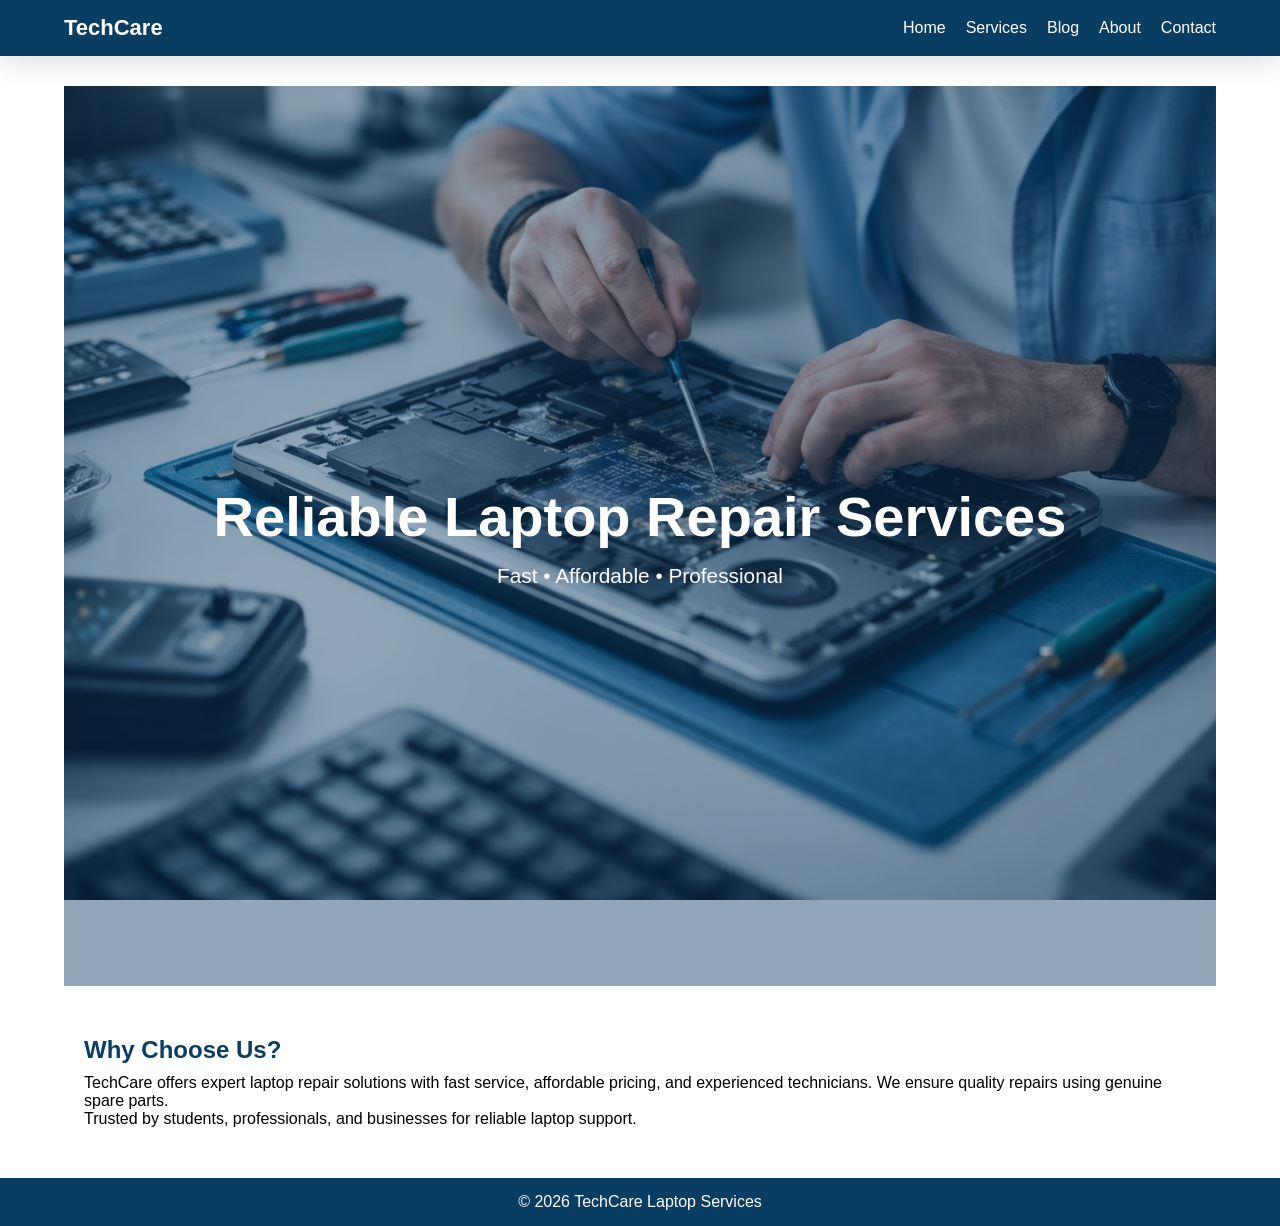
<file: index.html>
<!DOCTYPE html>
<html lang="en">

<head>
    <title>TechCare Laptop Services</title>
    <meta charset="UTF-8">
    <title>TechCare Laptop Repair Services</title>

    <meta name="description" content="TechCare provides reliable laptop repair and technical services.">
    <meta name="keywords" content="TechCare, laptop repair, computer service, tech support">
    <meta name="author" content="TechCare">
    <meta name="viewport" content="width=device-width, initial-scale=1.0">

    <link rel="stylesheet" href="style.css">
</head>

<body>

    <header>
        <nav>
            <h1>TechCare</h1>
            <ul>
                <li><a href="index.html">Home</a></li>
                <li><a href="services.html">Services</a></li>
                <li><a href="blog.html">Blog</a></li>
                <li><a href="about.html">About</a></li>
                <li><a href="contact.html">Contact</a></li>
            </ul>
        </nav>
    </header>

    <section class="hero">
        <div class="hero-overlay">
            <div class="hero-content">
                <h1>Reliable Laptop Repair Services</h1>
                <p>Fast • Affordable • Professional</p>
            </div>
        </div>
    </section>


    <section>
        <div class="card">
            <h3>Why Choose Us?</h3>
            <p>
                TechCare offers expert laptop repair solutions with fast service,
                affordable pricing, and experienced technicians. We ensure quality
                repairs using genuine spare parts.
            </p>
            <p>
                Trusted by students, professionals, and businesses for reliable
                laptop support.
            </p>
        </div>
    </section>

    <footer>
        <p>© 2026 TechCare Laptop Services</p>
    </footer>

</body>

</html>
</file>
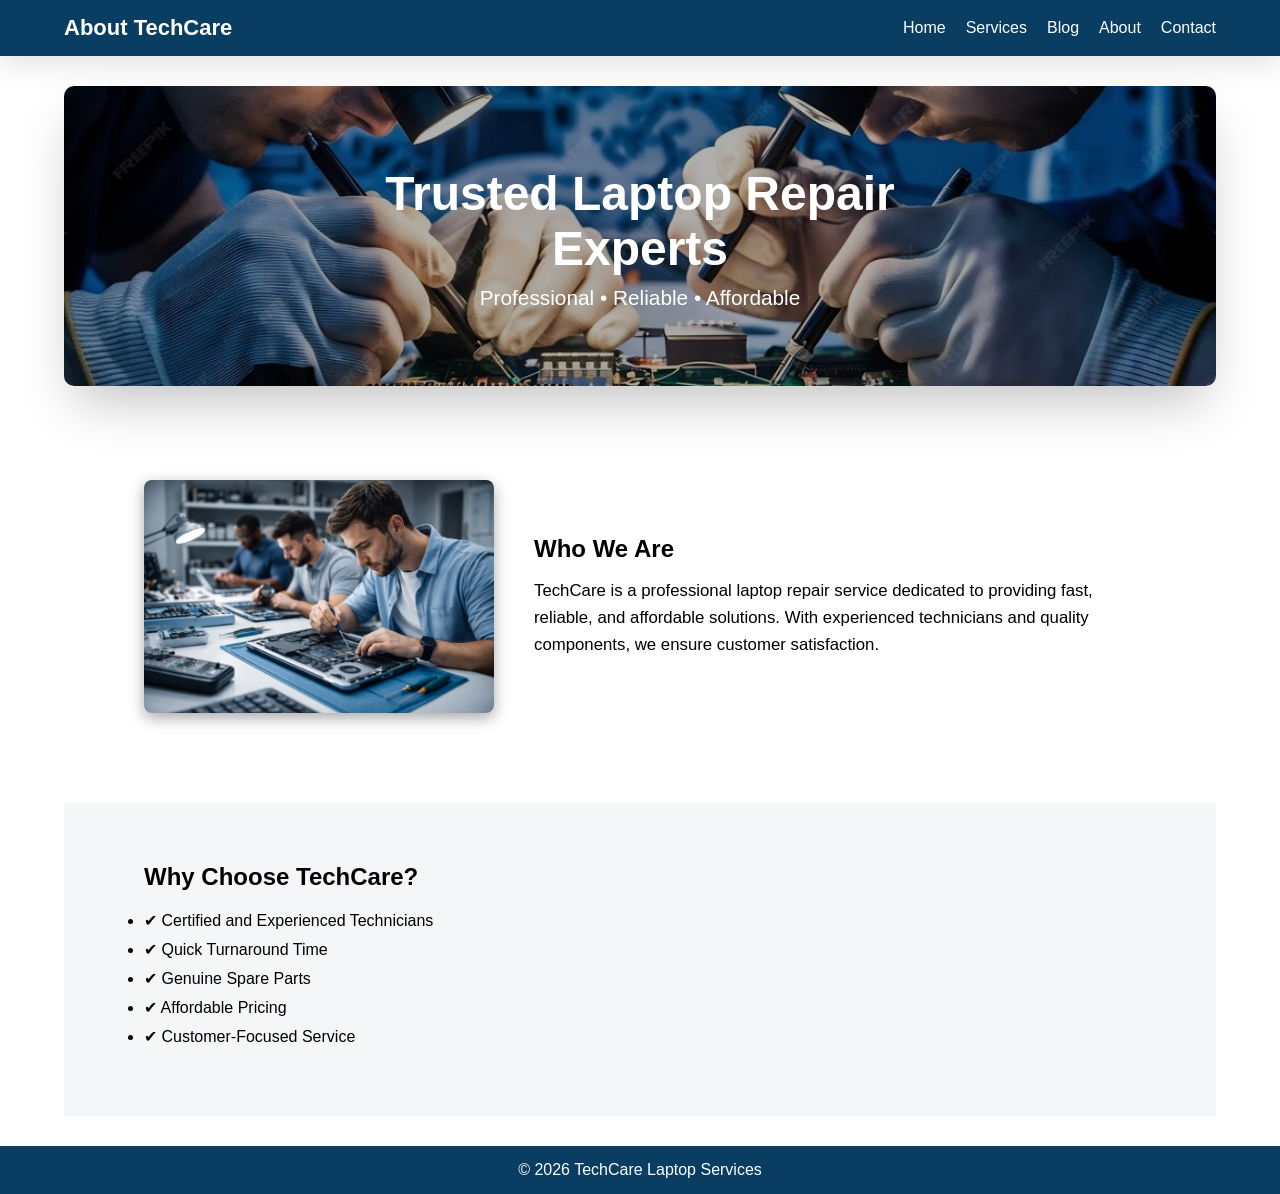
<file: about.html>
<!DOCTYPE html>
<html lang="en">
<head>
    <meta charset="UTF-8">
   <title>About TechCare | Laptop Repair Experts</title>
<meta name="description" content="Learn about TechCare and our experienced laptop repair technicians.">
<meta name="keywords" content="about TechCare, laptop service center">

    <link rel="stylesheet" href="style.css">
</head>
<body>

<header>
    <nav>
        <h1>About TechCare</h1>
        <ul>
            <li><a href="index.html">Home</a></li>
            <li><a href="services.html">Services</a></li>
            <li><a href="blog.html">Blog</a></li>
            <li><a href="about.html">About</a></li>
            <li><a href="contact.html">Contact</a></li>
        </ul>
    </nav>
</header>

<!-- About Banner -->
<section class="about-banner">
    <img src="images/about-hero.jpg" alt="Laptop repair service center">

    <div class="about-hero-text">
        <h1>Trusted Laptop Repair Experts</h1>
        <p>Professional • Reliable • Affordable</p>
    </div>
</section>

<!-- About Content -->
<section class="about-content">
    <div class="about-box">
        <img src="images/about-team.png" alt="Laptop repair technicians at work">
        <div class="about-text">
            <h2>Who We Are</h2>
            <p>
                TechCare is a professional laptop repair service dedicated to
                providing fast, reliable, and affordable solutions. With
                experienced technicians and quality components, we ensure
                customer satisfaction.
            </p>
        </div>
    </div>
</section>

<!-- Why Choose Us -->
<section class="about-why">
    <h2>Why Choose TechCare?</h2>
    <ul>
        <li>✔ Certified and Experienced Technicians</li>
        <li>✔ Quick Turnaround Time</li>
        <li>✔ Genuine Spare Parts</li>
        <li>✔ Affordable Pricing</li>
        <li>✔ Customer-Focused Service</li>
    </ul>
</section>

<footer>
    © 2026 TechCare Laptop Services
</footer>

</body>
</html>
</file>
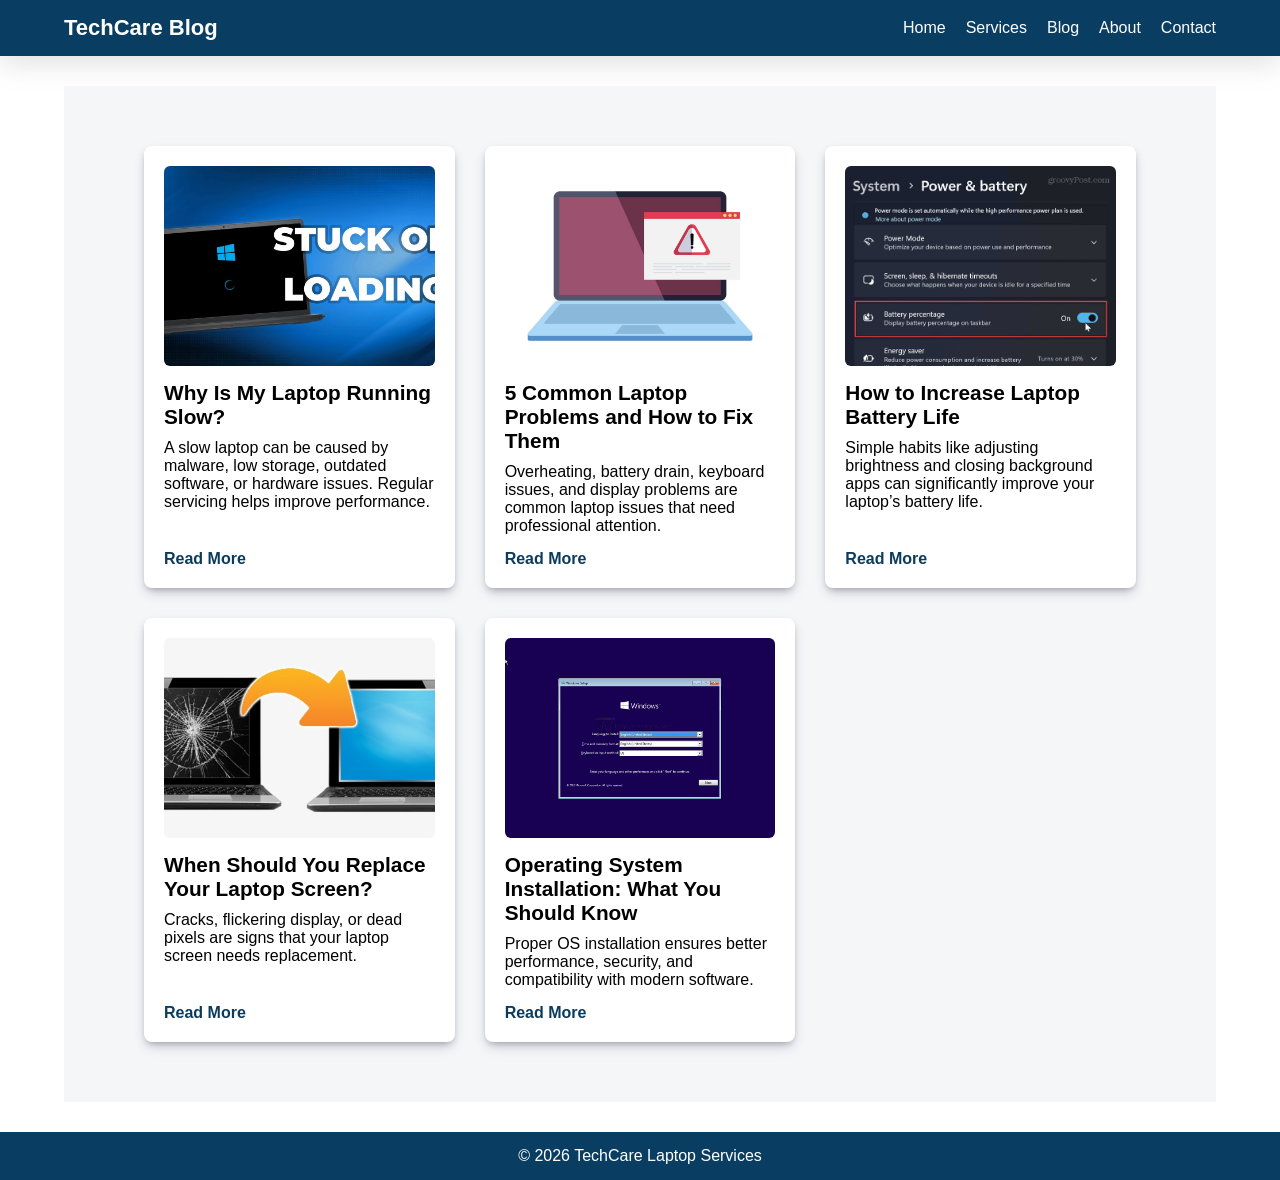
<file: blog.html>
<!DOCTYPE html>
<html lang="en">
<head>
    <meta charset="UTF-8">
    <title>Blog|TechCare</title>
    <link rel="stylesheet" href="style.css">
</head>
<body>

<header>
    <nav>
        <h1>TechCare Blog</h1>
        <ul>
            <li><a href="index.html">Home</a></li>
            <li><a href="services.html">Services</a></li>
            <li><a href="blog.html">Blog</a></li>
            <li><a href="about.html">About</a></li>
            <li><a href="contact.html">Contact</a></li>
        </ul>
    </nav>
</header>

<section class="blog-page">

    <!-- Blog 1 -->
    <div class="blog-card">
        <img src="images/blog-slow-laptop.jpg" alt="Laptop running slow">
        <h2>Why Is My Laptop Running Slow?</h2>
        <p>
            A slow laptop can be caused by malware, low storage, outdated software,
            or hardware issues. Regular servicing helps improve performance.
        </p>
        <a href="#">Read More</a>
    </div>

    <!-- Blog 2 -->
    <div class="blog-card">
        <img src="images/blog-common-problems.jpg" alt="Common laptop problems">
        <h2>5 Common Laptop Problems and How to Fix Them</h2>
        <p>
            Overheating, battery drain, keyboard issues, and display problems are
            common laptop issues that need professional attention.
        </p>
        <a href="#">Read More</a>
    </div>

    <!-- Blog 3 -->
    <div class="blog-card">
        <img src="images/blog-battery-life.png" alt="Laptop battery life tips">
        <h2>How to Increase Laptop Battery Life</h2>
        <p>
            Simple habits like adjusting brightness and closing background apps
            can significantly improve your laptop’s battery life.
        </p>
        <a href="#">Read More</a>
    </div>

    <!-- Blog 4 -->
    <div class="blog-card">
        <img src="images/blog-screen-repair.png" alt="Laptop screen replacement">
        <h2>When Should You Replace Your Laptop Screen?</h2>
        <p>
            Cracks, flickering display, or dead pixels are signs that your laptop
            screen needs replacement.
        </p>
        <a href="#">Read More</a>
    </div>

    <!-- Blog 5 -->
    <div class="blog-card">
        <img src="images/blog-os-installation.png" alt="Operating system installation">
        <h2>Operating System Installation: What You Should Know</h2>
        <p>
            Proper OS installation ensures better performance, security, and
            compatibility with modern software.
        </p>
        <a href="#">Read More</a>
    </div>

</section>

<footer>
    © 2026 TechCare Laptop Services
</footer>

</body>
</html>
</file>
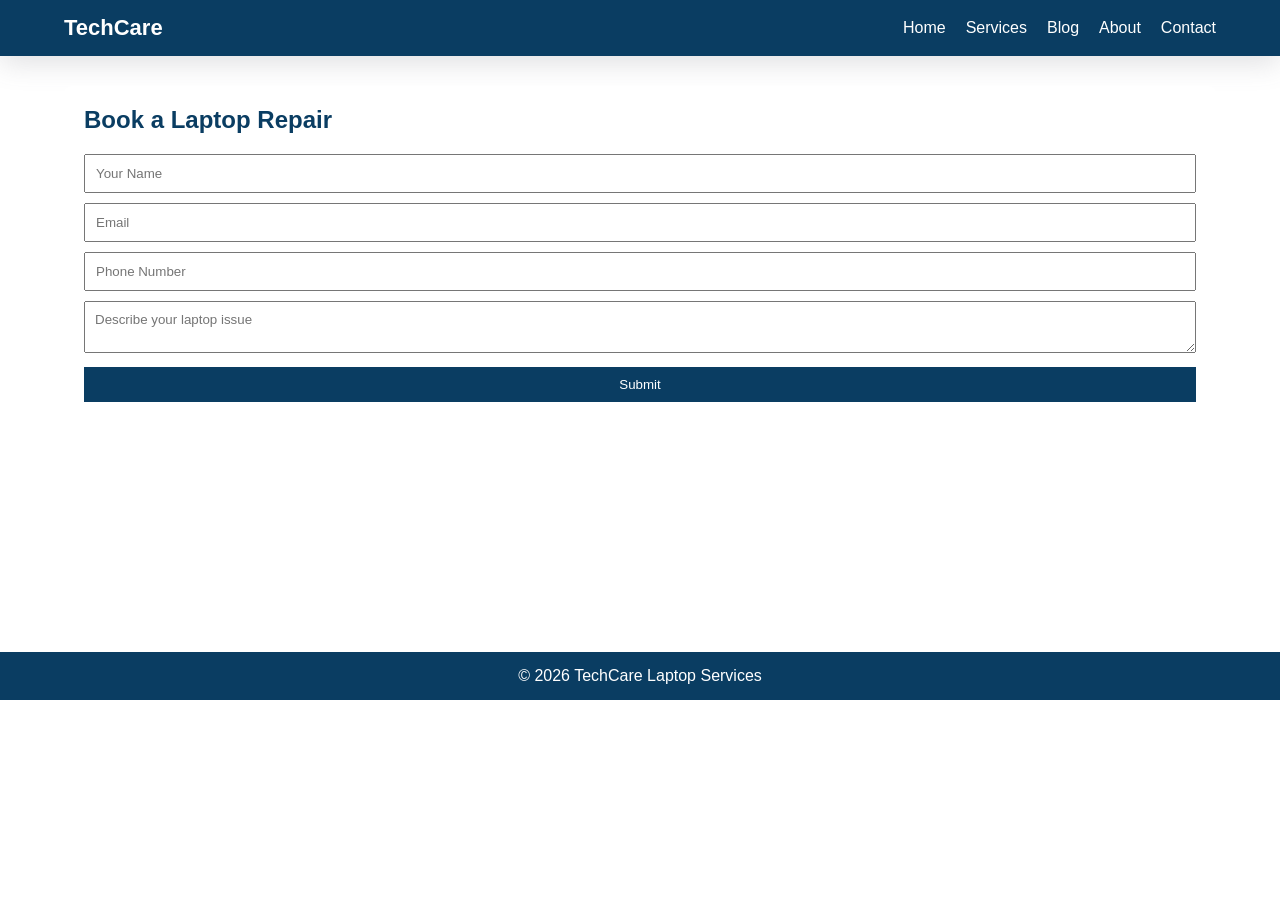
<file: contact.html>
<!DOCTYPE html>
<html lang="en">
<head>
    <title>Contact TechCare | Book Laptop Repair</title>
<meta name="description" content="Contact TechCare to book laptop repair and technical services.">
<meta name="keywords" content="contact TechCare, laptop repair booking">

    <meta charset="UTF-8">
    <link rel="stylesheet" href="style.css">
</head>
<body>

<header>
    <nav>
        <h1>TechCare</h1>
        <ul>
            <li><a href="index.html">Home</a></li>
            <li><a href="services.html">Services</a></li>
            <li><a href="blog.html">Blog</a></li>
            <li><a href="about.html">About</a></li>
            <li><a href="contact.html">Contact</a></li>
        </ul>
    </nav>
</header>

<section>
    <div class="card">
        <h3>Book a Laptop Repair</h3>
        <form>
            <input type="text" placeholder="Your Name">
            <input type="email" placeholder="Email">
            <input type="text" placeholder="Phone Number">
            <textarea placeholder="Describe your laptop issue"></textarea>
            <button type="submit">Submit</button>
        </form>
    </div>
</section>

<footer>
    <p>© 2026 TechCare Laptop Services</p>
</footer>

</body>
</html>
</file>
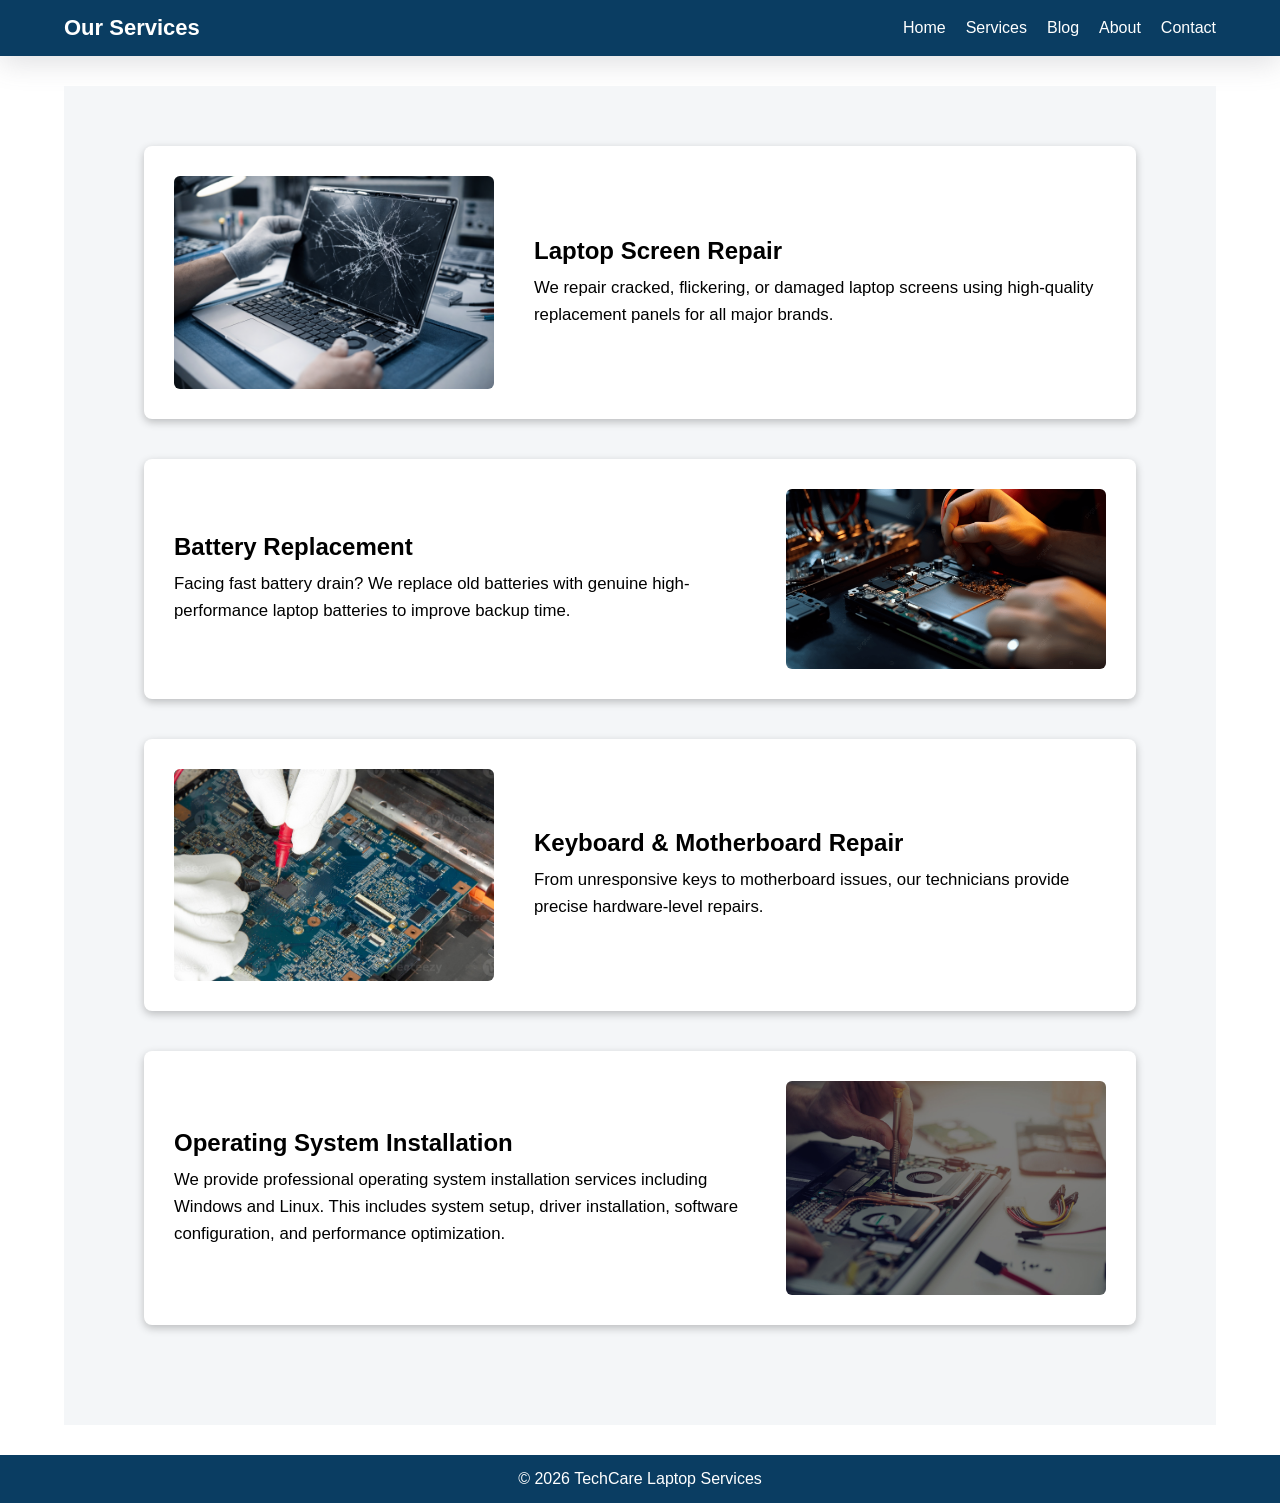
<file: services.html>
<!DOCTYPE html>
<html lang="en">
<head>
  <meta charset="UTF-8">
  <title>Services | TechCare</title>
  <link rel="stylesheet" href="style.css">
</head>
<body>

<header>
    <nav>
        <h1>Our Services</h1>
        <ul>
            <li><a href="index.html">Home</a></li>
            <li><a href="services.html">Services</a></li>
            <li><a href="blog.html">Blog</a></li>
            <li><a href="about.html">About</a></li>
            <li><a href="contact.html">Contact</a></li>
        </ul>
    </nav>
</header>
<section class="services-page">

  <!-- Service 1 -->
  <div class="service-box">
    <img src="images/laptop screen repair.png" alt="Laptop screen repair">
    <div class="service-text">
      <h2>Laptop Screen Repair</h2>
      <p>
        We repair cracked, flickering, or damaged laptop screens using
        high-quality replacement panels for all major brands.
      </p>
    </div>
  </div>

  <!-- Service 2 -->
  <div class="service-box reverse">
    <img src="images/battery-repair.png" alt="Laptop battery replacement">
    <div class="service-text">
      <h2>Battery Replacement</h2>
      <p>
        Facing fast battery drain? We replace old batteries with genuine
        high-performance laptop batteries to improve backup time.
      </p>
    </div>
  </div>

  <!-- Service 3 -->
  <div class="service-box">
    <img src="images/keyboard-repair.jpg" alt="Laptop keyboard repair">
    <div class="service-text">
      <h2>Keyboard & Motherboard Repair</h2>
      <p>
        From unresponsive keys to motherboard issues, our technicians provide
        precise hardware-level repairs.
      </p>
    </div>
  </div>
  <!-- Service 4 -->
<div class="service-box reverse">
  <img src="images/os-installation.jpg" alt="Laptop operating system installation service">
  <div class="service-text">
    <h2>Operating System Installation</h2>
    <p>
      We provide professional operating system installation services including
      Windows and Linux. This includes system setup, driver installation,
      software configuration, and performance optimization.
    </p>
  </div>
</div>


</section>

<footer>
  © 2026 TechCare Laptop Services
</footer>

</body>
</html>
</file>
<file: style.css>
* {
    margin: 0;
    padding: 0;
    box-sizing: border-box;
    font-family: Arial, sans-serif;
}

body {
  margin: 0;
  font-family: Arial, sans-serif;
}
header {
    background: #0a3d62;
    color: #fff;
    padding: 15px 0;
    box-shadow: rgba(100, 100, 111, 0.2) 0px 7px 29px 0px;
}

nav {
    width: 90%;
    margin: auto;
    display: flex;
    justify-content: space-between;
    align-items: center;
}

nav h1 {
    font-size: 22px;
}

nav ul {
    list-style: none;
    display: flex;
}

nav ul li {
    margin-left: 20px;
}

nav ul li a {
    color: #fff;
    text-decoration: none;
}
nav a:hover{
    color: blue;
}

.hero {
  height: 100vh; /* Full screen */
  background-image: url("images/hero-laptop.png"); /* your image */
  background-size: cover;
  background-position: center;
  background-repeat: no-repeat;
  background-attachment: fixed; /* Parallax */
  position: relative;
}

/* Overlay to slightly darken image (NOT overpowering) */
.hero-overlay {
  height: 100%;
  width: 100%;
  background: rgba(13, 60, 100, 0.45); /* light blue overlay */
  display: flex;
  align-items: center;
  justify-content: center;
}

/* Centered text */
.hero-content {
  text-align: center;
  color: white;
}

.hero-content h1 {
  font-size: 3.5rem;
  margin-bottom: 15px;
}

.hero-content p {
  font-size: 1.3rem;
}

/* SECTIONS */
section {
    width: 90%;
    margin: 30px auto;
}

/* CARDS */
.card {
    background: #fff;
    padding: 20px;
    margin-bottom: 20px;
    border-radius: 8px;
}

.card h3 {
    margin-bottom: 10px;
    color: #0a3d62;
    font-size:x-large;
}

.card img {
    width: 100%;
    border-radius: 6px;
    margin-bottom: 12px;
}
/* SERVICES PAGE BACKGROUND */
.services-page {
  background: #f4f6f8; /* light gray */
  padding: 60px 80px;
}

/* WHITE SERVICE CARD */
.service-box {
  background: white;
  display: flex;
  align-items: center;
  gap: 40px;
  padding: 30px;
  margin-bottom: 40px;
  border-radius: 8px;
  box-shadow: rgba(0, 0, 0, 0.24) 0px 3px 8px;
}

/* IMAGE STYLE */
.service-box img {
  width: 320px;
  border-radius: 6px;
}

/* TEXT AREA */
.service-text h2 {
  margin-bottom: 10px;
}

.service-text p {
  font-size: 1.05rem;
  line-height: 1.6;
}

/* ALTERNATE IMAGE POSITION */
.service-box.reverse {
  flex-direction: row-reverse;
}

/* BLOG LAYOUT */
/* BLOG PAGE */
/* BLOG PAGE */
.blog-page {
    background: #f4f6f8;
    padding: 60px 80px;
    display: grid;
    grid-template-columns: repeat(auto-fit, minmax(300px, 1fr));
    gap: 30px;
}

/* BLOG CARD */
.blog-card {
    background: white;
    border-radius: 8px;
    padding: 20px;
    display: flex;
    flex-direction: column;
    height: 100%;
    box-shadow: rgba(50, 50, 93, 0.25) 0px 6px 12px -2px, rgba(0, 0, 0, 0.3) 0px 3px 7px -3px;
}

/* BLOG IMAGE – FIXED SIZE */
.blog-card img {
    width: 100%;
    height: 200px;              /* 🔥 KEY FIX */
    object-fit: cover;          /* 🔥 AUTO CROP */
    border-radius: 6px;
    margin-bottom: 15px;
}

/* TEXT */
.blog-card h2 {
    font-size: 1.3rem;
    margin-bottom: 10px;
}

.blog-card p {
    font-size: 1rem;
    margin-bottom: 15px;
    flex-grow: 1;               /* 🔥 Aligns cards */
}

/* READ MORE LINK */
.blog-card a {
    text-decoration: none;
    color: #0b3c5d;
    font-weight: bold;
    align-self: flex-start;
}

.blog-card a:hover{
    text-decoration: underline;
}
/* ABOUT BANNER */
.about-banner img {
    width: 100%;
    height: 300px;
    object-fit: cover;
    filter: brightness(70%);
    box-shadow: rgba(0, 0, 0, 0.25) 0px 25px 50px -12px;
    border-radius: 10px;
}
.about-banner {
    position: relative;
}

.about-hero-text {
    position: absolute;
    top: 50%;
    left: 50%;
    transform: translate(-50%, -50%);
    text-align: center;
    color: white;
}

.about-hero-text h1 {
    font-size: 3rem;
    margin-bottom: 10px;
}

.about-hero-text p {
    font-size: 1.3rem;
}


/* ABOUT CONTENT */
.about-content {
    background: white;
    padding: 60px 80px;
}

.about-box {
    display: flex;
    align-items: center;
    gap: 40px;
}

.about-box img {
    width: 350px;
    border-radius: 8px;
    box-shadow: rgba(0, 0, 0, 0.35) 0px 5px 15px;
}

.about-text h2 {
    margin-bottom: 15px;
}

.about-text p {
    font-size: 1.05rem;
    line-height: 1.6;
}


/* WHY CHOOSE SECTION */
.about-why {
    background: #f4f6f8;
    padding: 60px 80px;
}

.about-why h2 {
    margin-bottom: 20px;
}

.about-why ul li {
    margin-bottom: 10px;
}


/* FORM */
form input, form textarea, form button {
    width: 100%;
    padding: 10px;
    margin-top: 10px;
}

form button {
    background: #0a3d62;
    color: #fff;
    border: none;
    cursor: pointer;
    margin-bottom: 18%;
}


/* FOOTER */
footer {
    background: #0a3d62;
    color: #fff;
    text-align: center;
    padding: 15px;
    margin-top: auto;
}
</file>
